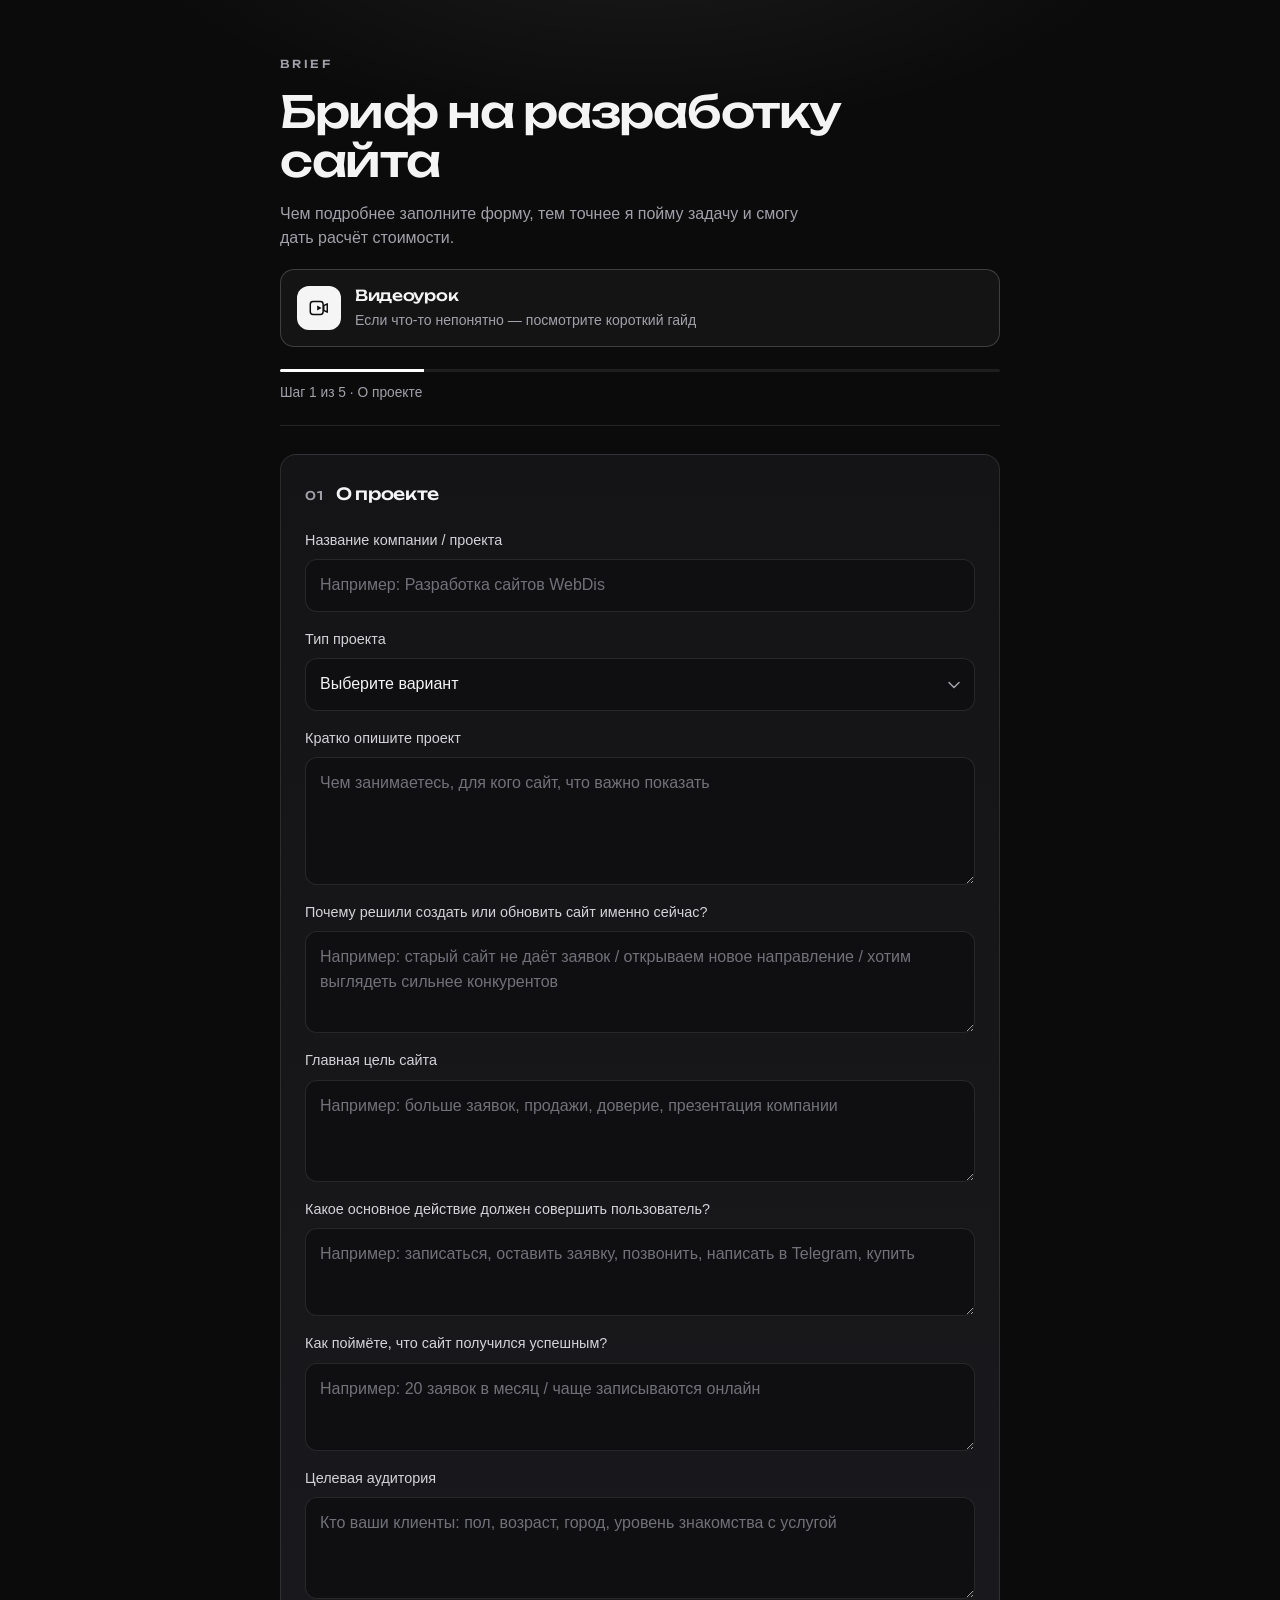
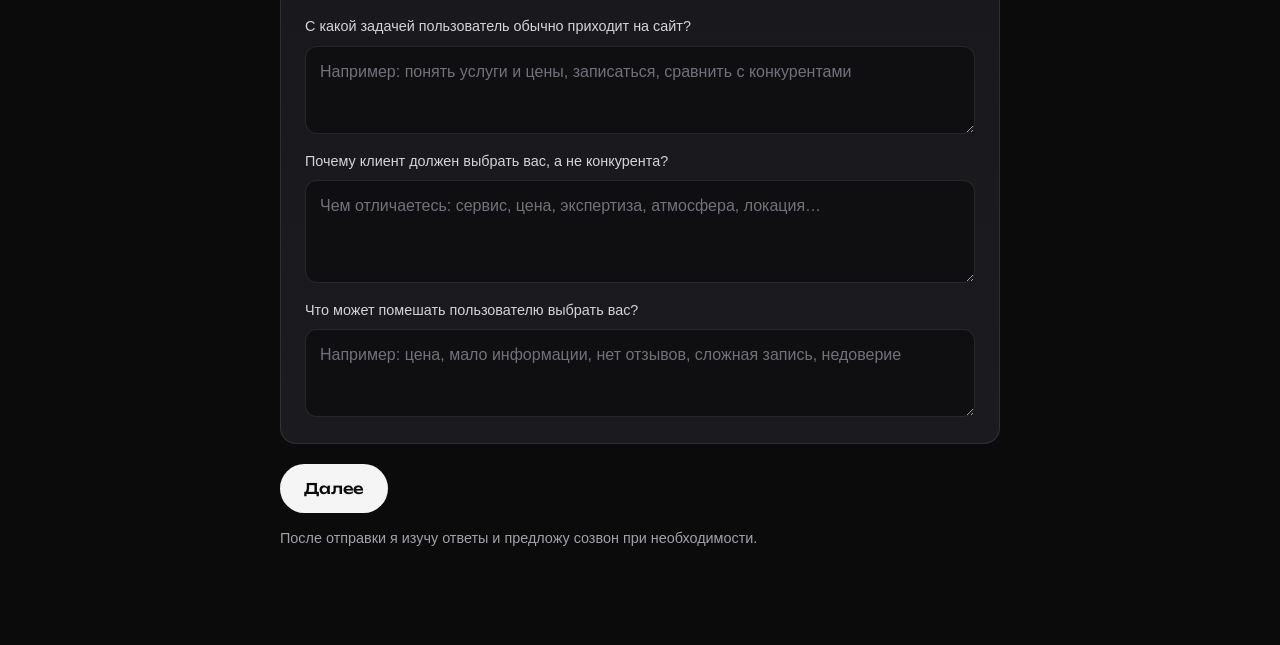
<file: index.html>
<!DOCTYPE html>
<html lang="ru">
<head>
  <meta charset="UTF-8" />
  <meta name="viewport" content="width=device-width, initial-scale=1" />
  <title>Бриф на разработку сайта</title>
  <meta name="description" content="Заполните бриф — так я точнее пойму задачу и смогу дать расчёт стоимости." />
  <link rel="preconnect" href="https://fonts.googleapis.com" />
  <link rel="preconnect" href="https://fonts.gstatic.com" crossorigin />
  <link href="https://fonts.googleapis.com/css2?family=Unbounded:wght@400;500;600;700&display=swap" rel="stylesheet" />
  <link rel="stylesheet" href="styles.css" />
</head>
<body>
  <div class="page">
    <header class="hero">
      <p class="eyebrow">Brief</p>
      <h1>Бриф на разработку сайта</h1>
      <p class="lead">
        Чем подробнее заполните форму, тем точнее я пойму задачу и смогу дать расчёт стоимости.
      </p>
      <a
        class="video-help"
        href="https://drive.google.com/drive/folders/1-2r_DQYx5Do8fvXfp2vNBKnnBECUfNQW?usp=sharing"
        target="_blank"
        rel="noopener noreferrer"
      >
        <span class="video-help__icon" aria-hidden="true">
          <svg viewBox="0 0 24 24" width="22" height="22" fill="none">
            <rect x="2.5" y="5" width="14" height="14" rx="3" stroke="currentColor" stroke-width="1.6"/>
            <path d="M10 9.2v5.6L14.8 12 10 9.2Z" fill="currentColor"/>
            <path d="M17.2 9.5 21 7.4v9.2l-3.8-2.1V9.5Z" stroke="currentColor" stroke-width="1.6" stroke-linejoin="round"/>
          </svg>
        </span>
        <span class="video-help__text">
          <strong>Видеоурок</strong>
          <span>Если что-то непонятно — посмотрите короткий гайд</span>
        </span>
      </a>
      <div class="progress" aria-hidden="true">
        <div class="progress-bar" id="progress-bar"></div>
      </div>
      <p class="step-label" id="step-label">Шаг 1 из 5 · О проекте</p>
    </header>

    <form
      class="brief"
      id="brief-form"
      action="https://formsubmit.co/ajax/zhirkovakatya190517@gmail.com"
      method="POST"
    >
      <input type="hidden" name="_subject" value="Новый бриф на сайт" />
      <input type="hidden" name="_template" value="table" />
      <input type="hidden" name="_captcha" value="false" />
      <input type="hidden" name="_blacklist" value="spammy pattern, viagra" />

      <!-- 01 -->
      <section class="card step is-active" data-step="0">
        <div class="card-head">
          <span class="num">01</span>
          <h2>О проекте</h2>
        </div>

        <label class="field">
          <span>Название компании / проекта</span>
          <input type="text" name="Название проекта" placeholder="Например: Разработка сайтов WebDis" required data-step-required />
        </label>

        <label class="field">
          <span>Тип проекта</span>
          <select name="Тип проекта" required data-step-required>
            <option value="" disabled selected>Выберите вариант</option>
            <option>Лендинг / одностраничник</option>
            <option>Многостраничный сайт</option>
            <option>Корпоративный сайт</option>
            <option>Интернет-магазин</option>
            <option>Другое</option>
            <option>Не знаю, нужна консультация</option>
          </select>
        </label>

        <label class="field">
          <span>Кратко опишите проект</span>
          <textarea name="Описание проекта" rows="4" placeholder="Чем занимаетесь, для кого сайт, что важно показать" required data-step-required></textarea>
        </label>

        <label class="field">
          <span>Почему решили создать или обновить сайт именно сейчас?</span>
          <textarea name="Почему сейчас" rows="3" placeholder="Например: старый сайт не даёт заявок / открываем новое направление / хотим выглядеть сильнее конкурентов" required data-step-required></textarea>
        </label>

        <label class="field">
          <span>Главная цель сайта</span>
          <textarea name="Главная цель" rows="3" placeholder="Например: больше заявок, продажи, доверие, презентация компании" required data-step-required></textarea>
        </label>

        <label class="field">
          <span>Какое основное действие должен совершить пользователь?</span>
          <textarea name="Главное действие" rows="2" placeholder="Например: записаться, оставить заявку, позвонить, написать в Telegram, купить" required data-step-required></textarea>
        </label>

        <label class="field">
          <span>Как поймёте, что сайт получился успешным?</span>
          <textarea name="Критерий успеха" rows="2" placeholder="Например: 20 заявок в месяц / чаще записываются онлайн" required data-step-required></textarea>
        </label>

        <label class="field">
          <span>Целевая аудитория</span>
          <textarea name="Аудитория" rows="3" placeholder="Кто ваши клиенты: пол, возраст, город, уровень знакомства с услугой" required data-step-required></textarea>
        </label>

        <label class="field">
          <span>С какой задачей пользователь обычно приходит на сайт?</span>
          <textarea name="Задача пользователя" rows="2" placeholder="Например: понять услуги и цены, записаться, сравнить с конкурентами" required data-step-required></textarea>
        </label>

        <label class="field">
          <span>Почему клиент должен выбрать вас, а не конкурента?</span>
          <textarea name="Почему вы" rows="3" placeholder="Чем отличаетесь: сервис, цена, экспертиза, атмосфера, локация…" required data-step-required></textarea>
        </label>

        <label class="field">
          <span>Что может помешать пользователю выбрать вас?</span>
          <textarea name="Барьеры" rows="2" placeholder="Например: цена, мало информации, нет отзывов, сложная запись, недоверие" required data-step-required></textarea>
        </label>
      </section>

      <!-- 02 -->
      <section class="card step" data-step="1" hidden>
        <div class="card-head">
          <span class="num">02</span>
          <h2>Сроки и бюджет</h2>
        </div>

        <label class="field">
          <span>Желаемый срок</span>
          <input type="text" name="Срок" placeholder="Например: к 1 декабря / 2–3 месяца" required data-step-required />
        </label>

        <label class="field">
          <span>Бюджет</span>
          <input type="text" name="Бюджет" placeholder="Например: около 50 000 ₽" required data-step-required />
        </label>

        <fieldset class="field">
          <legend>Есть ли уже сайт?</legend>
          <div class="choices">
            <label class="choice"><input type="radio" name="Текущий сайт" value="Нет, создаём с нуля" required data-step-required /> Нет, создаём с нуля</label>
            <label class="choice"><input type="radio" name="Текущий сайт" value="Да, нужен редизайн" /> Да, нужен редизайн</label>
            <label class="choice"><input type="radio" name="Текущий сайт" value="Да, новый сайт вместо старого" /> Да, новый сайт вместо старого</label>
          </div>
        </fieldset>

        <label class="field">
          <span>Ссылка на текущий сайт (если есть)</span>
          <input type="text" name="Ссылка на сайт" placeholder="https://" />
        </label>

        <label class="field">
          <span>Предпочтительная платформа</span>
          <select name="Платформа">
            <option>Не знаю</option>
            <option>Tilda</option>
            <option>Webflow</option>
            <option>WordPress</option>
            <option>Другая</option>
          </select>
        </label>
      </section>

      <!-- 03 -->
      <section class="card step" data-step="2" hidden>
        <div class="card-head">
          <span class="num">03</span>
          <h2>Структура и контент</h2>
        </div>

        <fieldset class="field">
          <legend>Какие страницы / блоки нужны</legend>
          <div class="choices grid">
            <label class="choice"><input type="checkbox" name="Страницы" value="Главная" /> Главная</label>
            <label class="choice"><input type="checkbox" name="Страницы" value="О компании" /> О компании</label>
            <label class="choice"><input type="checkbox" name="Страницы" value="Услуги" /> Услуги</label>
            <label class="choice"><input type="checkbox" name="Страницы" value="Расписание" /> Расписание</label>
            <label class="choice"><input type="checkbox" name="Страницы" value="Филиалы / локации" /> Филиалы / локации</label>
            <label class="choice"><input type="checkbox" name="Страницы" value="Галерея" /> Галерея</label>
            <label class="choice"><input type="checkbox" name="Страницы" value="Отзывы" /> Отзывы</label>
            <label class="choice"><input type="checkbox" name="Страницы" value="FAQ" /> FAQ</label>
            <label class="choice"><input type="checkbox" name="Страницы" value="Контакты / запись" /> Контакты / запись</label>
            <label class="choice"><input type="checkbox" name="Страницы" value="Другое" /> Другое</label>
          </div>
        </fieldset>

        <label class="field">
          <span>Структура своими словами</span>
          <textarea name="Структура" rows="3" placeholder="Например: Главная → О компании → Услуги → FAQ → Контакты" required data-step-required></textarea>
        </label>

        <label class="field">
          <span>Есть ли обязательная информация на сайте?</span>
          <textarea name="Обязательная информация" rows="2" placeholder="Сертификаты, лицензии, адреса, условия, гарантии… Можно «нет»"></textarea>
        </label>

        <label class="field">
          <span>Конкуренты (2–5 ссылок)</span>
          <textarea name="Конкуренты" rows="2" placeholder="https://..."></textarea>
        </label>

        <label class="field">
          <span>Что нравится / не нравится у конкурентов?</span>
          <textarea name="Про конкурентов" rows="3" placeholder="Что взять на заметку, а чего точно избегать"></textarea>
        </label>

        <label class="field">
          <span>Сайты-референсы</span>
          <textarea name="Референсы" rows="2" placeholder="Ссылки на сайты, которые нравятся — необязательно той же темы" required data-step-required></textarea>
        </label>

        <label class="field">
          <span>Что именно нравится в этих сайтах?</span>
          <textarea name="Нравится в референсах" rows="2" placeholder="Цвет, шрифты, композиция, фото, анимация, структура, карточки…" required data-step-required></textarea>
        </label>

        <label class="field">
          <span>Какие цвета предпочтительно использовать?</span>
          <textarea name="Цвета да" rows="2" placeholder="Например: белый, чёрный, красный" required data-step-required></textarea>
        </label>

        <label class="field">
          <span>Какие цвета нельзя использовать?</span>
          <textarea name="Цвета нет" rows="2" placeholder="Например: фиолетовый, кислотный. Можно «нет ограничений»" required data-step-required></textarea>
        </label>

        <label class="field">
          <span>Какие эмоции должен вызывать сайт?</span>
          <textarea name="Эмоции" rows="2" placeholder="Например: премиально, спокойно, энергично, ярко..." required data-step-required></textarea>
        </label>

        <fieldset class="field">
          <legend>Какой контент уже есть?</legend>
          <div class="choices grid">
            <label class="choice"><input type="checkbox" name="Контент есть" value="Логотип" /> Логотип</label>
            <label class="choice"><input type="checkbox" name="Контент есть" value="Фирменный стиль" /> Фирменный стиль</label>
            <label class="choice"><input type="checkbox" name="Контент есть" value="Тексты" /> Тексты</label>
            <label class="choice"><input type="checkbox" name="Контент есть" value="Фото" /> Фото</label>
            <label class="choice"><input type="checkbox" name="Контент есть" value="Видео" /> Видео</label>
            <label class="choice"><input type="checkbox" name="Контент есть" value="Отзывы" /> Отзывы</label>
            <label class="choice"><input type="checkbox" name="Контент есть" value="Ничего" /> Пока ничего</label>
          </div>
        </fieldset>

        <fieldset class="field">
          <legend>Что нужно подготовить с моей стороны?</legend>
          <div class="choices grid">
            <label class="choice"><input type="checkbox" name="Подготовить" value="Тексты" /> Тексты</label>
            <label class="choice"><input type="checkbox" name="Подготовить" value="Фото" /> Подбор фото</label>
            <label class="choice"><input type="checkbox" name="Подготовить" value="Графика" /> Графика / иллюстрации</label>
            <label class="choice"><input type="checkbox" name="Подготовить" value="Ничего" /> Ничего, всё предоставим</label>
          </div>
        </fieldset>
      </section>

      <!-- 04 -->
      <section class="card step" data-step="3" hidden>
        <div class="card-head">
          <span class="num">04</span>
          <h2>Функционал</h2>
        </div>

        <fieldset class="field">
          <legend>Что нужно на сайте?</legend>
          <div class="choices grid">
            <label class="choice"><input type="checkbox" name="Функционал" value="Форма заявки" /> Форма заявки</label>
            <label class="choice"><input type="checkbox" name="Функционал" value="Кнопки мессенджеров" /> Кнопки мессенджеров</label>
            <label class="choice"><input type="checkbox" name="Функционал" value="Онлайн-запись" /> Онлайн-запись</label>
            <label class="choice"><input type="checkbox" name="Функционал" value="Карта (местоположение)" /> Карта (местоположение)</label>
            <label class="choice"><input type="checkbox" name="Функционал" value="Галерея" /> Галерея</label>
            <label class="choice"><input type="checkbox" name="Функционал" value="Анимации" /> Анимации</label>
            <label class="choice"><input type="checkbox" name="Функционал" value="Мультиязычность" /> Мультиязычность (RU/EN)</label>
            <label class="choice"><input type="checkbox" name="Функционал" value="Оплата" /> Оплата / корзина</label>
            <label class="choice"><input type="checkbox" name="Функционал" value="Калькулятор" /> Калькулятор</label>
          </div>
        </fieldset>

        <fieldset class="field">
          <legend>Нужны ли интеграции?</legend>
          <div class="choices grid">
            <label class="choice"><input type="checkbox" name="Интеграции" value="Telegram" /> Telegram</label>
            <label class="choice"><input type="checkbox" name="Интеграции" value="Email" /> Email</label>
            <label class="choice"><input type="checkbox" name="Интеграции" value="CRM" /> CRM</label>
            <label class="choice"><input type="checkbox" name="Интеграции" value="Оплата" /> Платёжная система</label>
            <label class="choice"><input type="checkbox" name="Интеграции" value="Бронирование" /> Бронирование</label>
            <label class="choice"><input type="checkbox" name="Интеграции" value="Не знаю" /> Не знаю, нужна консультация</label>
          </div>
        </fieldset>

        <label class="field">
          <span>Языки сайта</span>
          <input type="text" name="Языки" placeholder="Только русский / русский + английский" required data-step-required />
        </label>

        <fieldset class="field">
          <legend>Уровень анимации</legend>
          <div class="choices">
            <label class="choice"><input type="radio" name="Анимация" value="Почти без анимации" required data-step-required /> Почти без анимации</label>
            <label class="choice"><input type="radio" name="Анимация" value="Лёгкая" /> Лёгкая</label>
            <label class="choice"><input type="radio" name="Анимация" value="Заметная / сложная" /> Заметная / сложная</label>
            <label class="choice"><input type="radio" name="Анимация" value="На ваш вкус" /> На ваш вкус</label>
          </div>
        </fieldset>
      </section>

      <!-- 05 -->
      <section class="card step" data-step="4" hidden>
        <div class="card-head">
          <span class="num">05</span>
          <h2>Контакты</h2>
        </div>

        <label class="field">
          <span>Ваше имя</span>
          <input type="text" name="Имя" placeholder="Как к вам обращаться" required data-step-required />
        </label>

        <label class="field">
          <span>Telegram / телефон / email</span>
          <input type="text" name="Контакт" placeholder="@username или +7..." required data-step-required />
        </label>

        <label class="field">
          <span>Удобный способ связи</span>
          <select name="Способ связи">
            <option>Telegram</option>
            <option>WhatsApp</option>
            <option>Телефон</option>
            <option>Email</option>
          </select>
        </label>

        <label class="field">
          <span>Дополнительно</span>
          <textarea name="Дополнительно" rows="4" placeholder="Всё, что важно знать заранее"></textarea>
        </label>
      </section>

      <div class="nav-actions" id="nav-actions">
        <button type="button" class="btn btn-ghost" id="prev-btn" hidden>Назад</button>
        <button type="button" class="btn" id="next-btn">Далее</button>
        <button type="submit" class="btn" id="submit-btn" hidden>Отправить бриф</button>
      </div>
      <p class="note" id="form-note">После отправки я изучу ответы и предложу созвон при необходимости.</p>
      <p class="status" id="form-status" hidden></p>
    </form>

    <div class="success" id="success-screen" hidden>
      <p class="eyebrow">Done</p>
      <h2>Бриф отправлен</h2>
      <p class="lead">
        Спасибо! Напишите мне, пожалуйста, в Telegram, что бриф заполнен —
        так я точно не упущу ответы.
      </p>
    </div>
  </div>

  <script src="script.js"></script>
</body>
</html>
</file>
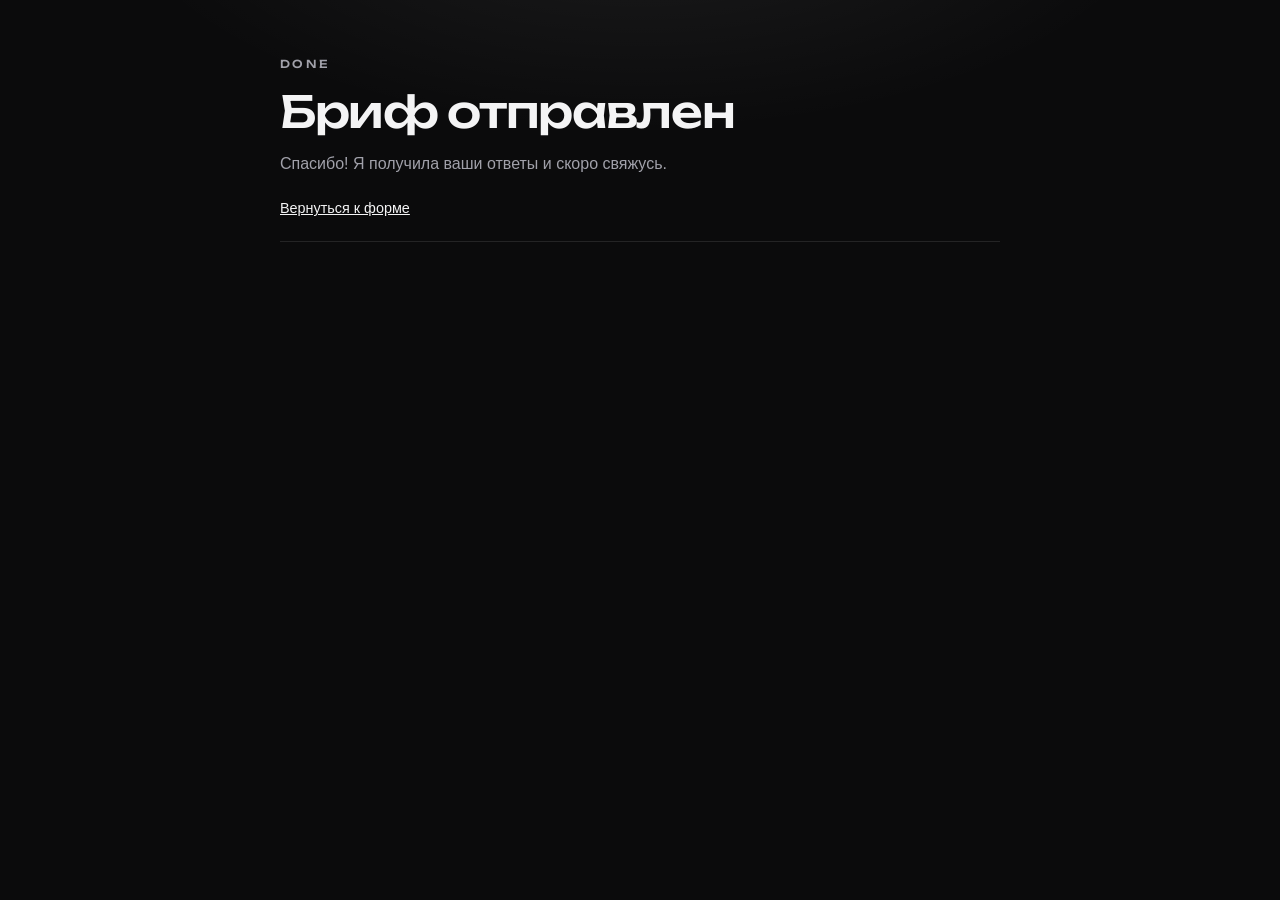
<file: thanks.html>
<!DOCTYPE html>
<html lang="ru">
<head>
  <meta charset="UTF-8" />
  <meta name="viewport" content="width=device-width, initial-scale=1" />
  <title>Бриф отправлен</title>
  <link rel="preconnect" href="https://fonts.googleapis.com" />
  <link rel="preconnect" href="https://fonts.gstatic.com" crossorigin />
  <link href="https://fonts.googleapis.com/css2?family=Unbounded:wght@500&display=swap" rel="stylesheet" />
  <link rel="stylesheet" href="styles.css" />
</head>
<body>
  <div class="page">
    <header class="hero">
      <p class="eyebrow">Done</p>
      <h1>Бриф отправлен</h1>
      <p class="lead">Спасибо! Я получила ваши ответы и скоро свяжусь.</p>
      <p class="note" style="margin-top: 20px">
        <a href="index.html" style="color: #f4f4f5">Вернуться к форме</a>
      </p>
    </header>
  </div>
</body>
</html>
</file>
<file: styles.css>
:root {
  --bg: #0b0b0c;
  --surface: #141416;
  --surface-2: #1b1b1f;
  --ink: #f4f4f5;
  --muted: #a1a1aa;
  --line: rgba(255, 255, 255, 0.1);
  --accent: #f5f5f5;
  --accent-text: #0b0b0c;
  --radius: 16px;
  --font: "SF Pro Text", "SF Pro Display", -apple-system, BlinkMacSystemFont, "Segoe UI", Roboto, Helvetica, Arial, sans-serif;
  --display: "Unbounded", sans-serif;
}

* {
  box-sizing: border-box;
}

html {
  scroll-behavior: smooth;
}

body {
  margin: 0;
  min-height: 100vh;
  font-family: var(--font);
  color: var(--ink);
  background:
    radial-gradient(900px 420px at 50% -120px, rgba(255, 255, 255, 0.08), transparent 60%),
    var(--bg);
  line-height: 1.55;
  -webkit-font-smoothing: antialiased;
  text-rendering: optimizeLegibility;
}

.page {
  width: min(720px, calc(100% - 32px));
  margin: 0 auto;
  padding: 56px 0 96px;
}

.hero {
  margin-bottom: 28px;
  padding-bottom: 22px;
  border-bottom: 1px solid var(--line);
}

.eyebrow {
  margin: 0 0 14px;
  font-family: var(--display);
  font-size: 11px;
  letter-spacing: 0.22em;
  text-transform: uppercase;
  color: var(--muted);
  font-weight: 500;
}

h1 {
  margin: 0 0 16px;
  font-family: var(--display);
  font-weight: 500;
  font-size: clamp(1.85rem, 5vw, 2.75rem);
  line-height: 1.12;
  letter-spacing: -0.03em;
}

.lead {
  margin: 0;
  max-width: 34rem;
  color: var(--muted);
  font-size: 1rem;
}

.video-help {
  display: flex;
  align-items: center;
  gap: 14px;
  margin-top: 18px;
  padding: 14px 16px;
  border: 1px solid rgba(255, 255, 255, 0.18);
  border-radius: 14px;
  background: rgba(255, 255, 255, 0.04);
  color: inherit;
  text-decoration: none;
  transition: border-color 0.15s ease, background 0.15s ease, transform 0.15s ease;
}

.video-help:hover {
  border-color: rgba(255, 255, 255, 0.4);
  background: rgba(255, 255, 255, 0.07);
  transform: translateY(-1px);
}

.video-help__icon {
  flex: 0 0 auto;
  display: grid;
  place-items: center;
  width: 44px;
  height: 44px;
  border-radius: 12px;
  background: #f5f5f5;
  color: #0b0b0c;
}

.video-help__text {
  display: grid;
  gap: 2px;
  min-width: 0;
}

.video-help__text strong {
  font-family: var(--display);
  font-size: 0.95rem;
  font-weight: 500;
  letter-spacing: -0.02em;
}

.video-help__text span {
  color: var(--muted);
  font-size: 0.88rem;
}

.progress {
  margin-top: 22px;
  height: 3px;
  background: rgba(255, 255, 255, 0.08);
  border-radius: 999px;
  overflow: hidden;
}

.progress-bar {
  height: 100%;
  width: 20%;
  background: #fff;
  transition: width 0.25s ease;
}

.step-label {
  margin: 10px 0 0;
  color: var(--muted);
  font-size: 0.86rem;
}

.brief {
  display: grid;
  gap: 14px;
}

.card {
  background: linear-gradient(180deg, var(--surface) 0%, var(--surface-2) 100%);
  border: 1px solid var(--line);
  border-radius: var(--radius);
  padding: 26px 24px;
}

.card-head {
  display: flex;
  align-items: baseline;
  gap: 12px;
  margin-bottom: 22px;
}

.card-head .num {
  font-family: var(--display);
  font-size: 12px;
  letter-spacing: 0.08em;
  color: var(--muted);
  font-weight: 500;
}

.card h2 {
  margin: 0;
  font-family: var(--display);
  font-size: 1.05rem;
  font-weight: 500;
  letter-spacing: -0.02em;
}

.field {
  display: grid;
  gap: 8px;
  margin: 0 0 16px;
  border: 0;
  padding: 0;
  min-inline-size: 0;
}

.field:last-child {
  margin-bottom: 0;
}

.field > span,
.field > legend {
  font-size: 0.9rem;
  font-weight: 500;
  color: #d4d4d8;
}

input[type="text"],
select,
textarea {
  width: 100%;
  border: 1px solid var(--line);
  border-radius: 12px;
  background: #0f0f11;
  color: var(--ink);
  font: inherit;
  padding: 13px 14px;
  outline: none;
  transition: border-color 0.15s ease, box-shadow 0.15s ease;
}

textarea {
  resize: vertical;
  min-height: 88px;
}

input::placeholder,
textarea::placeholder {
  color: #71717a;
}

input:focus,
select:focus,
textarea:focus {
  border-color: rgba(255, 255, 255, 0.35);
  box-shadow: 0 0 0 3px rgba(255, 255, 255, 0.08);
}

select {
  appearance: none;
  background-image: url("data:image/svg+xml,%3Csvg xmlns='http://www.w3.org/2000/svg' width='12' height='8' viewBox='0 0 12 8' fill='none'%3E%3Cpath d='M1 1.5L6 6.5L11 1.5' stroke='%23a1a1aa' stroke-width='1.5' stroke-linecap='round' stroke-linejoin='round'/%3E%3C/svg%3E");
  background-repeat: no-repeat;
  background-position: right 14px center;
  padding-right: 40px;
}

.choices {
  display: grid;
  gap: 8px;
}

.choices.grid {
  grid-template-columns: repeat(auto-fit, minmax(210px, 1fr));
}

.choice {
  display: flex;
  gap: 10px;
  align-items: flex-start;
  padding: 12px 13px;
  border: 1px solid var(--line);
  border-radius: 12px;
  background: #0f0f11;
  cursor: pointer;
  font-size: 0.94rem;
  transition: border-color 0.15s ease, background 0.15s ease;
}

.choice:hover {
  border-color: rgba(255, 255, 255, 0.22);
}

.choice:has(input:checked) {
  border-color: rgba(255, 255, 255, 0.45);
  background: #19191d;
}

.choice input {
  margin-top: 3px;
  accent-color: #fff;
}

.nav-actions {
  display: flex;
  flex-wrap: wrap;
  gap: 10px;
  padding-top: 6px;
}

.btn {
  appearance: none;
  border: 0;
  border-radius: 999px;
  background: var(--accent);
  color: var(--accent-text);
  font-family: var(--display);
  font-size: 0.92rem;
  font-weight: 500;
  letter-spacing: -0.01em;
  padding: 15px 24px;
  cursor: pointer;
  transition: transform 0.15s ease, opacity 0.15s ease;
}

.btn-ghost {
  background: transparent;
  color: var(--ink);
  border: 1px solid var(--line);
}

.btn:hover {
  transform: translateY(-1px);
  opacity: 0.92;
}

.btn:disabled {
  opacity: 0.55;
  cursor: wait;
  transform: none;
}

.note,
.status {
  margin: 0;
  font-size: 0.9rem;
  color: var(--muted);
}

.status-error {
  color: #f0a8a0;
}

.success {
  margin-top: 8px;
  padding: 28px 24px;
  border: 1px solid var(--line);
  border-radius: var(--radius);
  background: linear-gradient(180deg, var(--surface) 0%, var(--surface-2) 100%);
}

.success h2 {
  margin: 0 0 12px;
  font-family: var(--display);
  font-size: clamp(1.6rem, 4vw, 2.2rem);
  font-weight: 500;
  letter-spacing: -0.03em;
}

.honey {
  position: absolute;
  left: -9999px;
  opacity: 0;
  height: 0;
  width: 0;
}

@media (max-width: 640px) {
  .page {
    width: min(100% - 24px, 720px);
    padding-top: 32px;
  }

  .card {
    padding: 20px 16px;
  }
}
</file>
